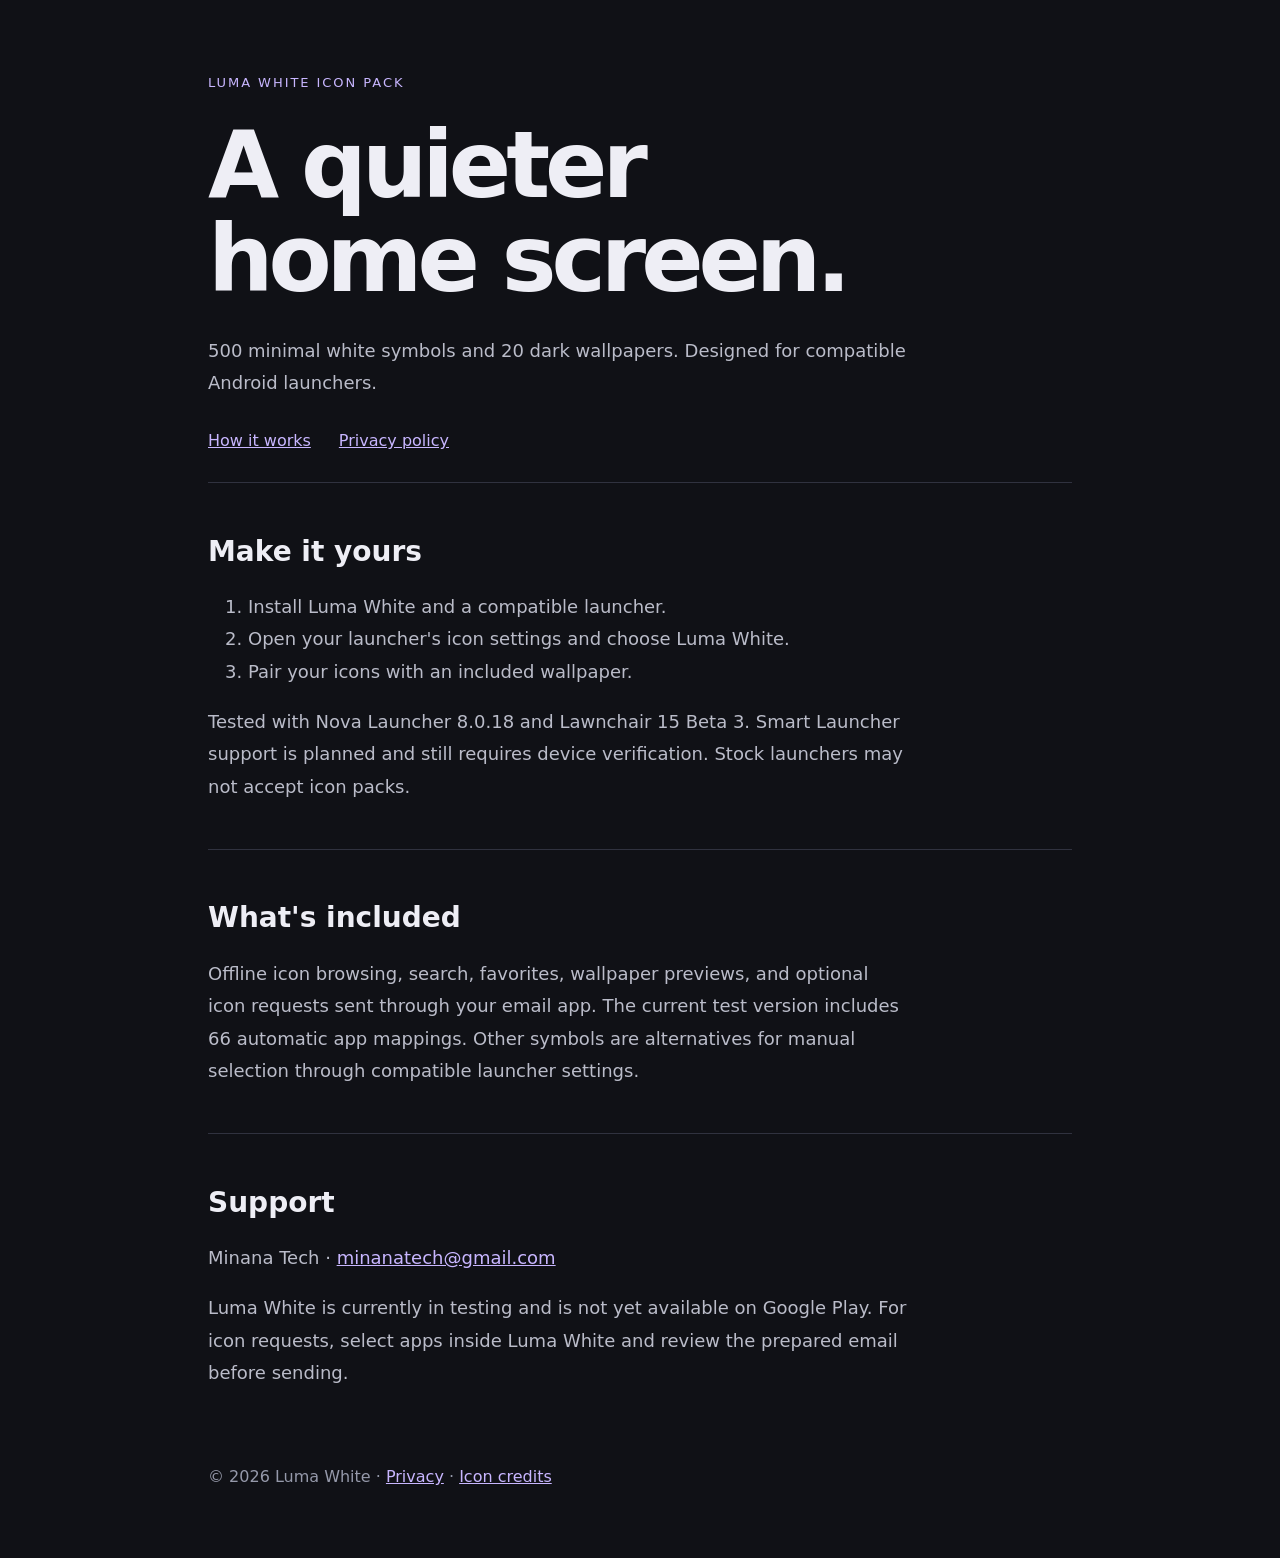
<file: index.html>
<!doctype html><html lang="en"><meta charset="utf-8"><meta name="viewport" content="width=device-width,initial-scale=1"><title>Luma White Icon Pack</title><link rel="stylesheet" href="style.css"><main><span class="eyebrow">LUMA WHITE ICON PACK</span><h1>A quieter<br>home screen.</h1><p>500 minimal white symbols and 20 dark wallpapers. Designed for compatible Android launchers.</p><div class="actions"><a href="#setup">How it works</a><a href="privacy.html">Privacy policy</a></div><section id="setup"><h2>Make it yours</h2><ol><li>Install Luma White and a compatible launcher.</li><li>Open your launcher's icon settings and choose Luma White.</li><li>Pair your icons with an included wallpaper.</li></ol><p>Tested with Nova Launcher 8.0.18 and Lawnchair 15 Beta 3. Smart Launcher support is planned and still requires device verification. Stock launchers may not accept icon packs.</p></section><section><h2>What's included</h2><p>Offline icon browsing, search, favorites, wallpaper previews, and optional icon requests sent through your email app. The current test version includes 66 automatic app mappings. Other symbols are alternatives for manual selection through compatible launcher settings.</p></section><section><h2>Support</h2><p>Minana Tech · <a href="mailto:minanatech@gmail.com">minanatech@gmail.com</a></p><p>Luma White is currently in testing and is not yet available on Google Play. For icon requests, select apps inside Luma White and review the prepared email before sending.</p></section><footer>© 2026 Luma White · <a href="privacy.html">Privacy</a> · <a href="licenses.html">Icon credits</a></footer></main></html>
</file>
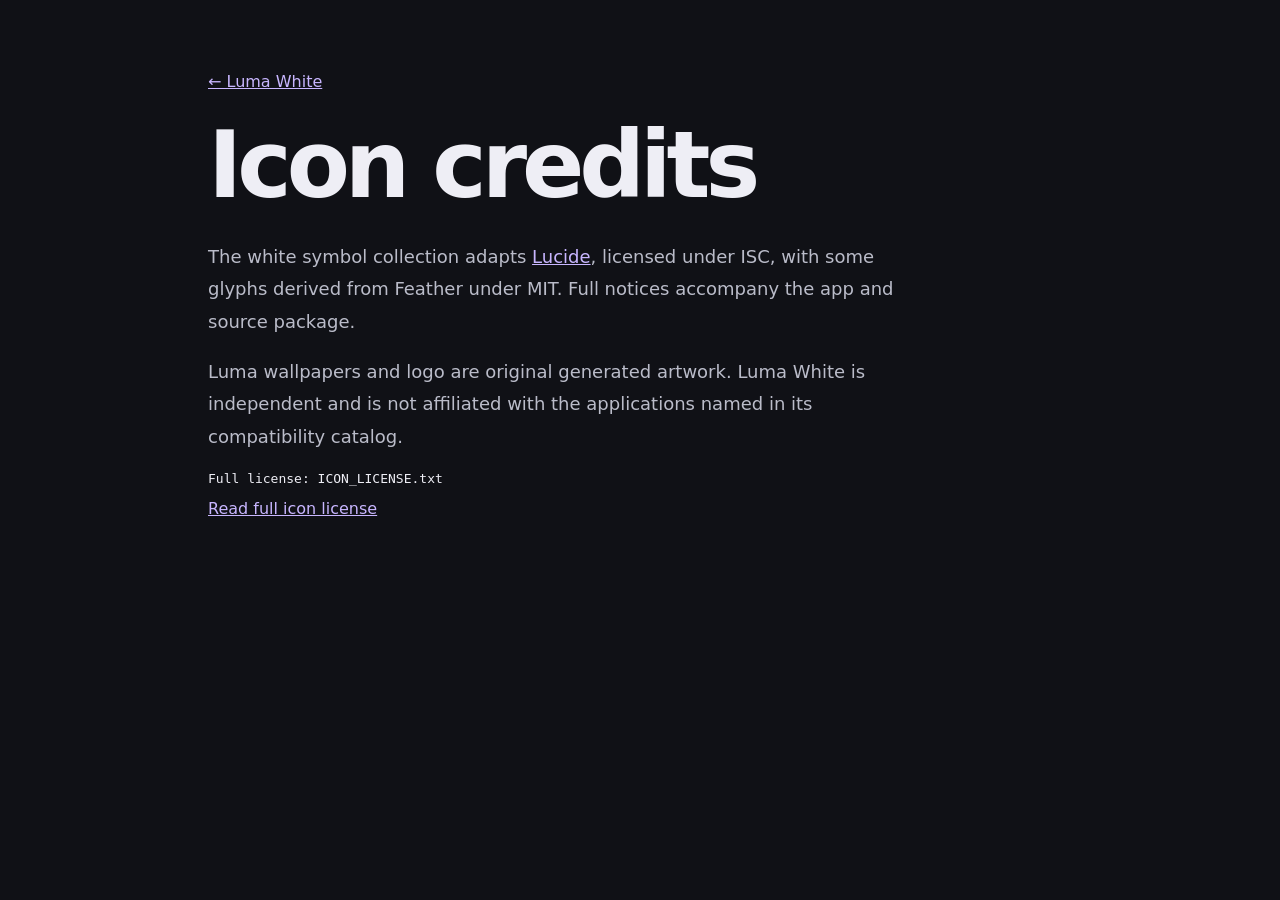
<file: licenses.html>
<!doctype html><html lang="en"><meta charset="utf-8"><meta name="viewport" content="width=device-width,initial-scale=1"><title>Luma White Credits</title><link rel="stylesheet" href="style.css"><main><a href="index.html">← Luma White</a><h1>Icon credits</h1><p>The white symbol collection adapts <a href="https://github.com/lucide-icons/lucide">Lucide</a>, licensed under ISC, with some glyphs derived from Feather under MIT. Full notices accompany the app and source package.</p><p>Luma wallpapers and logo are original generated artwork. Luma White is independent and is not affiliated with the applications named in its compatibility catalog.</p><pre style="white-space:pre-wrap" id="license">Full license: ICON_LICENSE.txt</pre><a href="ICON_LICENSE.txt">Read full icon license</a></main></html>
</file>
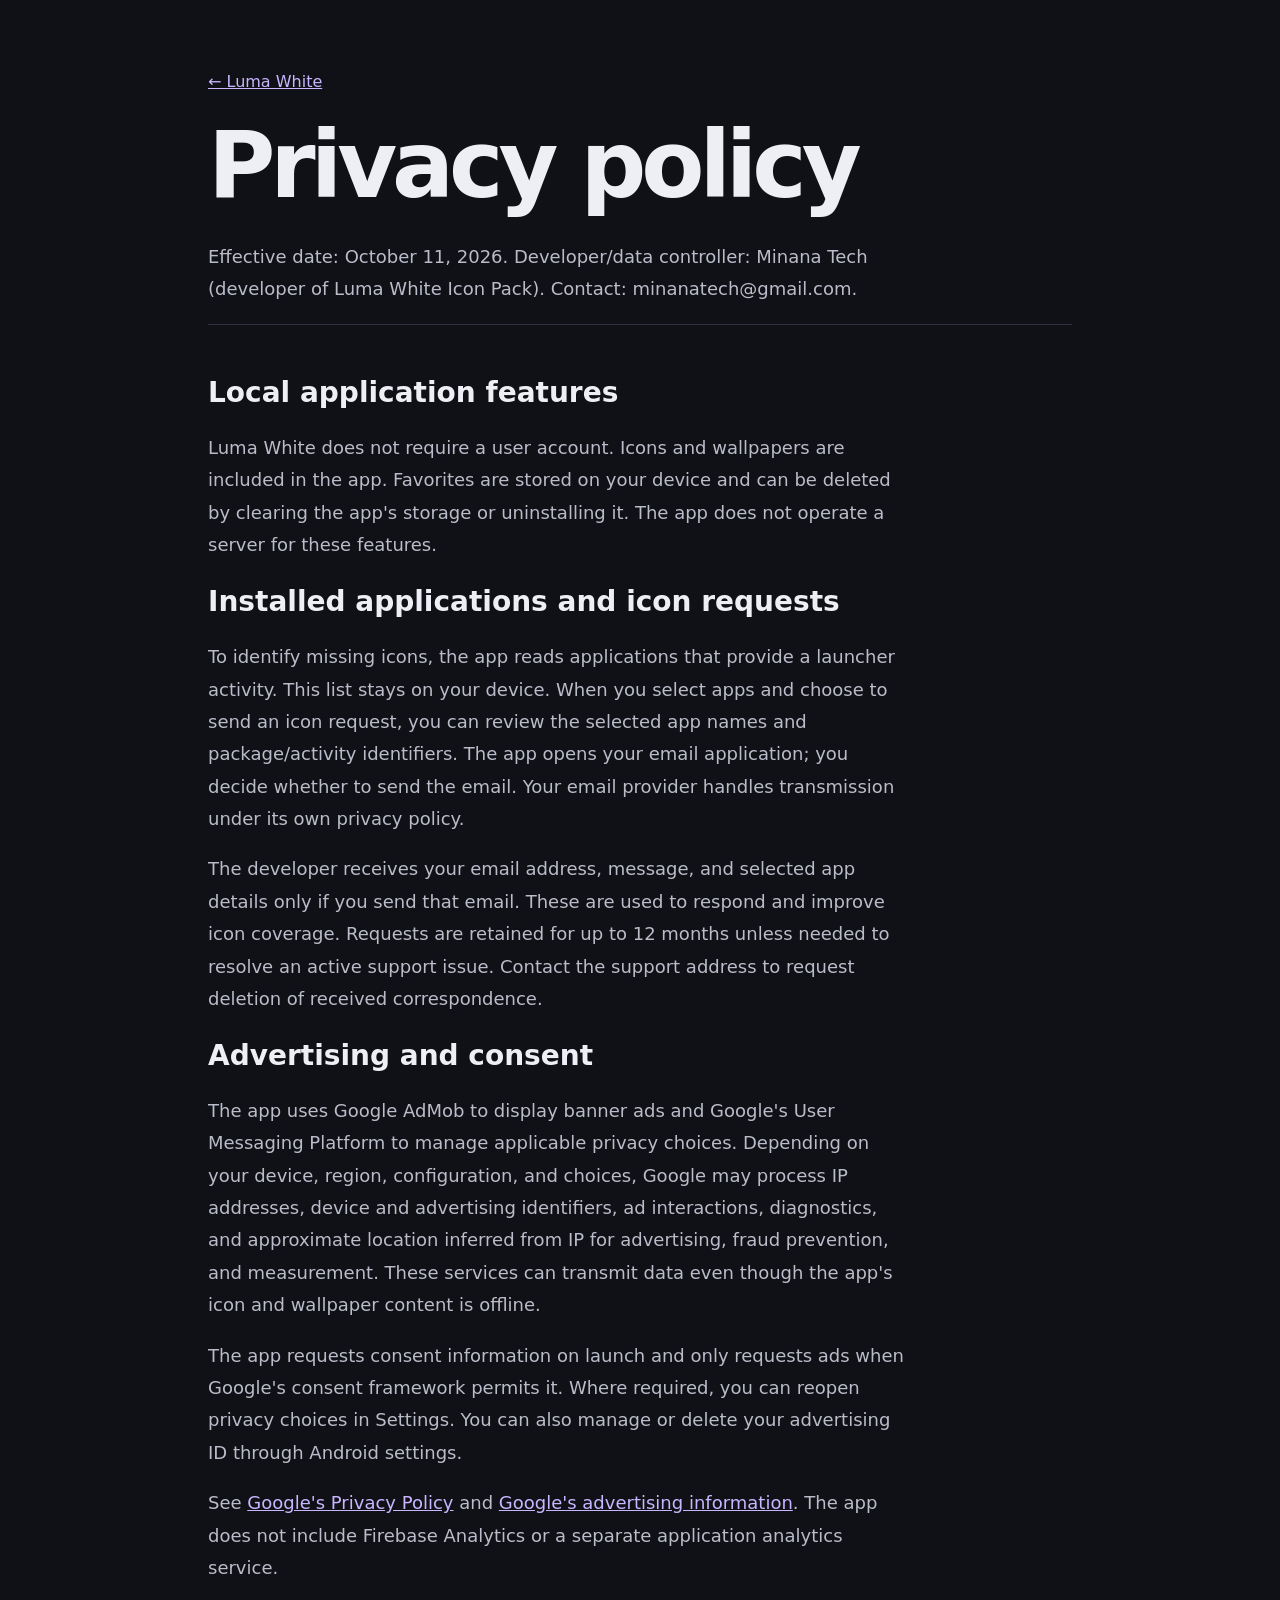
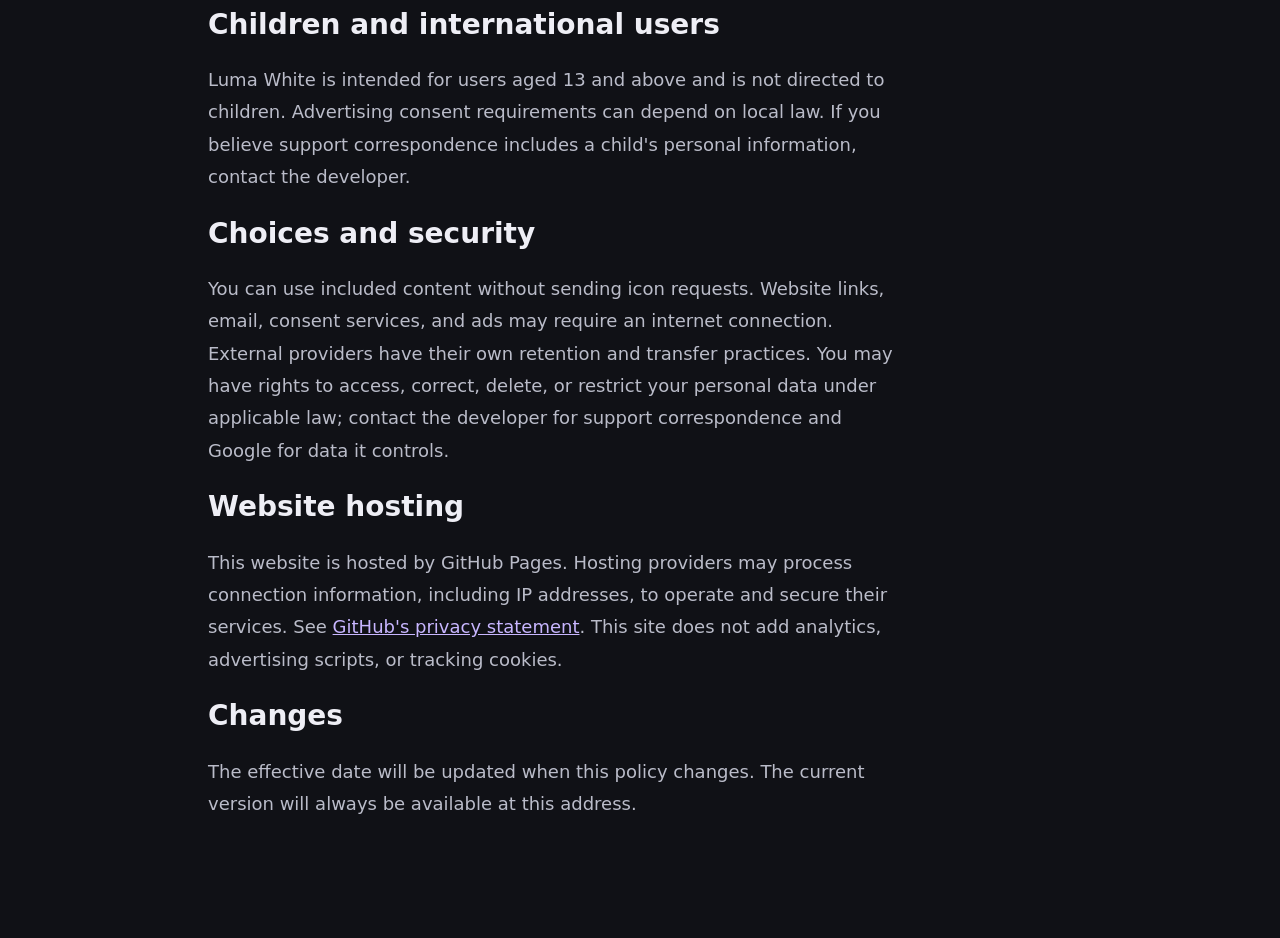
<file: privacy.html>
<!doctype html><html lang="en"><meta charset="utf-8"><meta name="viewport" content="width=device-width,initial-scale=1"><title>Luma White Privacy Policy</title><link rel="stylesheet" href="style.css"><main><a href="index.html">← Luma White</a><h1>Privacy policy</h1><p>Effective date: October 11, 2026. Developer/data controller: Minana Tech (developer of Luma White Icon Pack). Contact: minanatech@gmail.com.</p><section><h2>Local application features</h2><p>Luma White does not require a user account. Icons and wallpapers are included in the app. Favorites are stored on your device and can be deleted by clearing the app's storage or uninstalling it. The app does not operate a server for these features.</p><h2>Installed applications and icon requests</h2><p>To identify missing icons, the app reads applications that provide a launcher activity. This list stays on your device. When you select apps and choose to send an icon request, you can review the selected app names and package/activity identifiers. The app opens your email application; you decide whether to send the email. Your email provider handles transmission under its own privacy policy.</p><p>The developer receives your email address, message, and selected app details only if you send that email. These are used to respond and improve icon coverage. Requests are retained for up to 12 months unless needed to resolve an active support issue. Contact the support address to request deletion of received correspondence.</p><h2>Advertising and consent</h2><p>The app uses Google AdMob to display banner ads and Google's User Messaging Platform to manage applicable privacy choices. Depending on your device, region, configuration, and choices, Google may process IP addresses, device and advertising identifiers, ad interactions, diagnostics, and approximate location inferred from IP for advertising, fraud prevention, and measurement. These services can transmit data even though the app's icon and wallpaper content is offline.</p><p>The app requests consent information on launch and only requests ads when Google's consent framework permits it. Where required, you can reopen privacy choices in Settings. You can also manage or delete your advertising ID through Android settings.</p><p>See <a href="https://policies.google.com/privacy">Google's Privacy Policy</a> and <a href="https://policies.google.com/technologies/ads">Google's advertising information</a>. The app does not include Firebase Analytics or a separate application analytics service.</p><h2>Children and international users</h2><p>Luma White is intended for users aged 13 and above and is not directed to children. Advertising consent requirements can depend on local law. If you believe support correspondence includes a child's personal information, contact the developer.</p><h2>Choices and security</h2><p>You can use included content without sending icon requests. Website links, email, consent services, and ads may require an internet connection. External providers have their own retention and transfer practices. You may have rights to access, correct, delete, or restrict your personal data under applicable law; contact the developer for support correspondence and Google for data it controls.</p><h2>Website hosting</h2><p>This website is hosted by GitHub Pages. Hosting providers may process connection information, including IP addresses, to operate and secure their services. See <a href="https://docs.github.com/en/site-policy/privacy-policies/github-general-privacy-statement">GitHub's privacy statement</a>. This site does not add analytics, advertising scripts, or tracking cookies.</p><h2>Changes</h2><p>The effective date will be updated when this policy changes. The current version will always be available at this address.</p></section></main></html>
</file>
<file: style.css>
:root{color-scheme:dark;font-family:system-ui,sans-serif;color:#eeeef5;background:#101116}*{box-sizing:border-box}body{margin:0}main{max-width:920px;margin:auto;padding:72px 28px}h1{font-size:clamp(48px,8vw,92px);line-height:1.02;letter-spacing:-.055em;margin:28px 0}h2{font-size:28px}p,li{font-size:18px;line-height:1.8;color:#babcc9;max-width:700px}a{color:#c8b6ff}.eyebrow{letter-spacing:.15em;font-size:13px;color:#c8b6ff}.actions{display:flex;gap:28px;margin:32px 0}section{padding:28px 0;border-top:1px solid #30323f}footer{padding-top:32px;color:#9599aa}strong{overflow-wrap:anywhere}code{overflow-wrap:anywhere}
</file>
